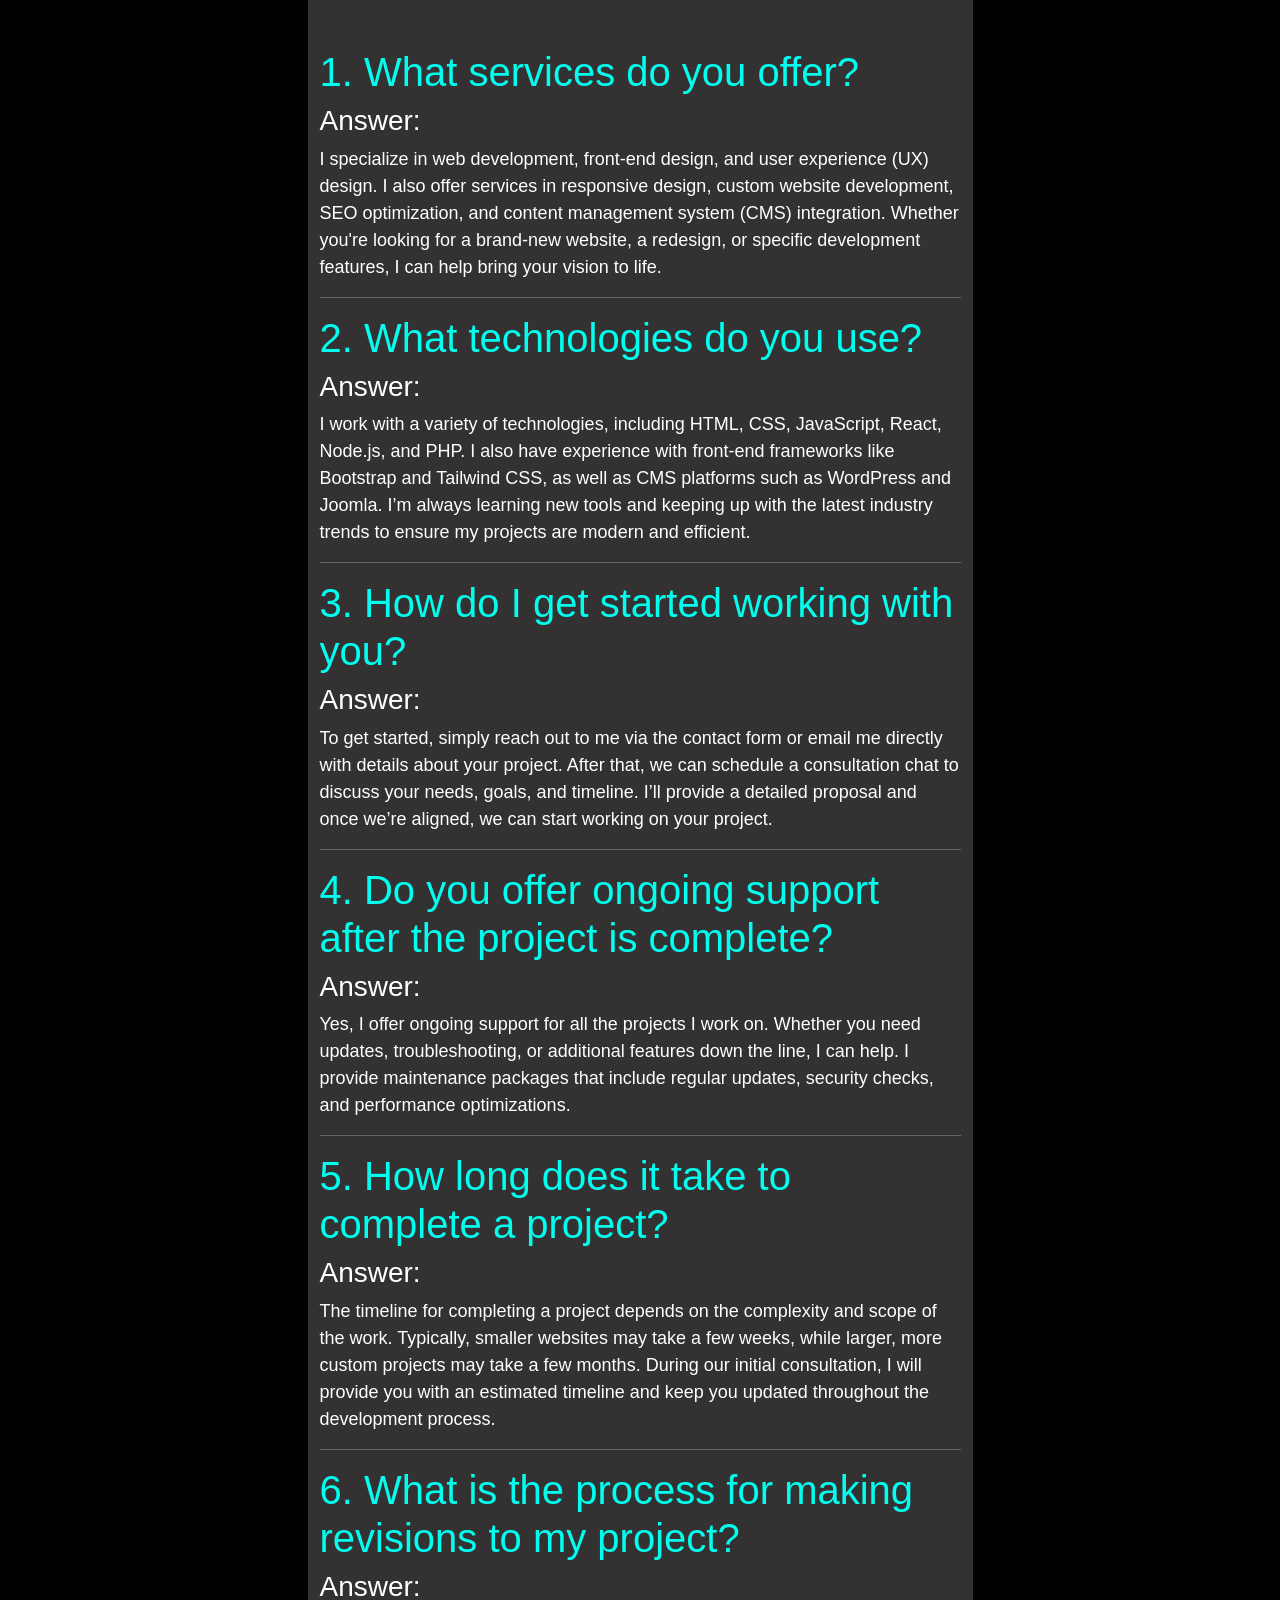
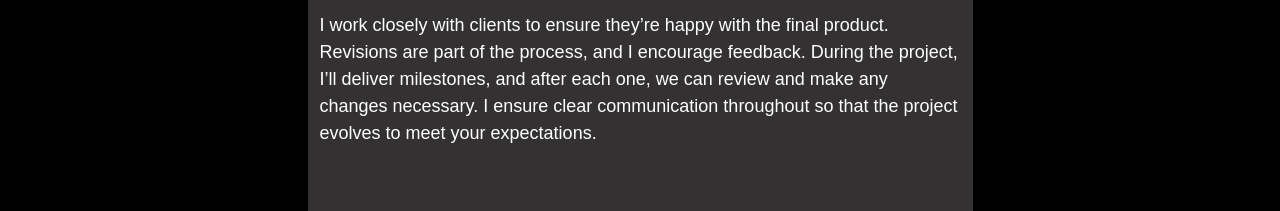
<file: faq.html>
<!DOCTYPE html>
<html lang="en">

<head>
    <meta charset="UTF-8">
    <meta name="viewport" content="width=device-width, initial-scale=1.0">
    <link rel="icon" href="./img/IMG_2331-1-removebg-preview.png" type="image/x-icon">
    <title>Hello, Zahid Here, Checkout my portfolio.</title>
    <link rel="stylesheet" href="	https://cdn.jsdelivr.net/npm/bootstrap@5.3.3/dist/css/bootstrap.min.css">
    <Style>
        body {
            background: rgb(0, 0, 0);
            color: rgb(255, 255, 255);
            font-family: 'Franklin Gothic Medium', 'Arial Narrow', Arial, sans-serif;
        }

        h1 {
            color: #00ffee;
        }

        p {
            font-size: 18px;
        }
    </Style>
</head>

<body>
    <div class="container ">
        <div class="row">
            <div class="col-lg-7 m-auto py-5" style="background: rgb(51, 49, 49);">


                <h1>1. What services do you offer?</h1>
                <h3>Answer:</h3>
                <p>I specialize in web development, front-end design, and user experience (UX) design. I also offer
                    services in responsive design, custom website development, SEO optimization, and content management
                    system (CMS) integration. Whether you're looking for a brand-new website, a redesign, or specific
                    development features, I can help bring your vision to life.

                </p>
                <hr>
                <h1>2. What technologies do you use?</h1>
                <h3>Answer:</h3>
                <p>I work with a variety of technologies, including HTML, CSS, JavaScript, React, Node.js, and PHP. I
                    also have experience with front-end frameworks like Bootstrap and Tailwind CSS, as well as CMS
                    platforms such as WordPress and Joomla. I’m always learning new tools and keeping up with the latest
                    industry trends to ensure my projects are modern and efficient.</p>
                <hr>

                <h1>3. How do I get started working with you?</h1>
                <h3>Answer:</h3>
                <p>To get started, simply reach out to me via the contact form or email me directly with details about
                    your project. After that, we can schedule a consultation chat to discuss your needs, goals, and
                    timeline. I’ll provide a detailed proposal and once we’re aligned, we can start working on your
                    project.</p>
                <hr>

                <h1>4. Do you offer ongoing support after the project is complete?</h1>
                <h3>Answer:</h3>

                <p>Yes, I offer ongoing support for all the projects I work on. Whether you need updates,
                    troubleshooting, or additional features down the line, I can help. I provide maintenance packages
                    that include regular updates, security checks, and performance optimizations.</p>
                <hr>

                <h1>5. How long does it take to complete a project?</h1>
                <h3>Answer:</h3>

                <p>The timeline for completing a project depends on the complexity and scope of the work. Typically,
                    smaller websites may take a few weeks, while larger, more custom projects may take a few months.
                    During our initial consultation, I will provide you with an estimated timeline and keep you updated
                    throughout the development process.</p>
                <hr>

                <h1>6. What is the process for making revisions to my project?</h1>
                <h3>Answer:</h3>

                <p>I work closely with clients to ensure they’re happy with the final product. Revisions are part of the
                    process, and I encourage feedback. During the project, I’ll deliver milestones, and after each one,
                    we can review and make any changes necessary. I ensure clear communication throughout so that the
                    project evolves to meet your expectations.</p>
            </div>
        </div>
    </div>
</body>

</html>
</file>
